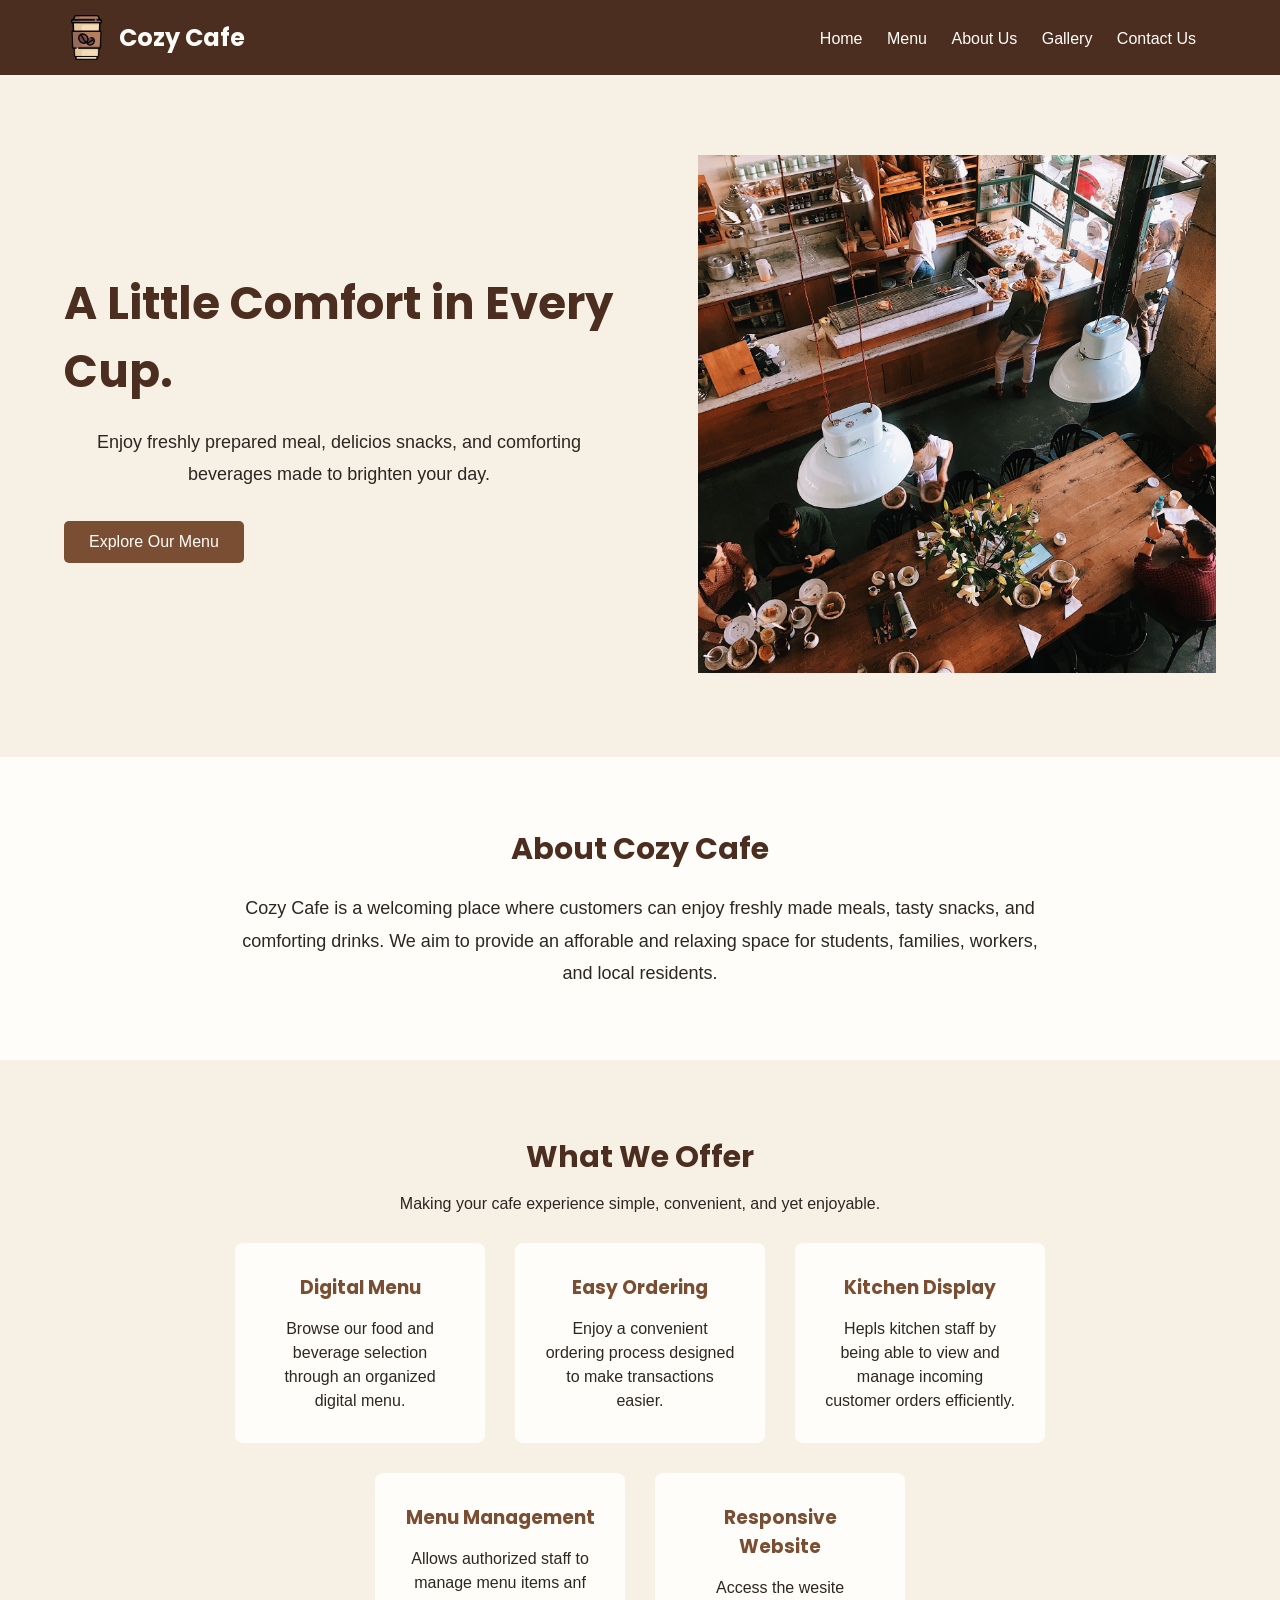
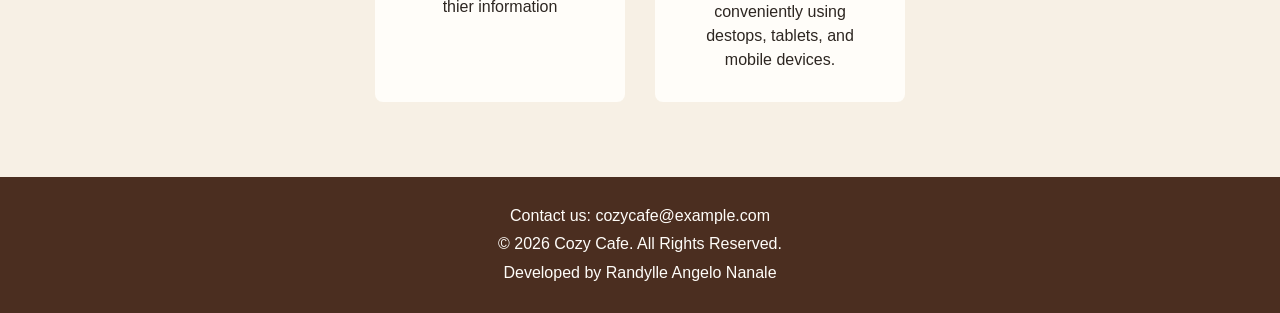
<file: index.html>
<!DOCTYPE html>
<html lang="en">
<head>
    <meta charset="UTF-8">
    <meta name="viewpoint" comtent="width=device-width, initial-scale=1.0">
    <title>Cozy Cafe</title>

    <link rel="stylesheet" href="css/style.css">
    <link rel="preconnect" href="https://fonts.googleapis.com">
    <link rel="preconnect" href="https://fonts.gstatic.com" crossorigin>
    <link href="https://fonts.googleapis.com/css2?family=Poppins:wgh@400;500;600;700&display=swap" rel="stylesheet">
</head>
<body>
    <header>
        <div class="myweblogo">
            <img src="images/coffee.png" alt="Cozy Cafe Logo">
            <h2>Cozy Cafe</h2>
        </div>

        <nav>
            <ul>
                <li><a href="index.html">Home</a></li>
                <li><a href="menu.html">Menu</a></li>
                <li><a href="about_us.html">About Us</a></li>
                <li><a href="gallery.html">Gallery</a></li>
                <li><a href="contact_us.html">Contact Us</a></li>
            </ul>
        </nav>
    </header>
    <main>
        <section class="hero">
            <div class="hero-content">
                <h1>A Little Comfort in Every Cup.</h1>
                <p>Enjoy freshly prepared meal, delicios snacks, and comforting beverages made to brighten your day.</p>
                <a href="#" class="hero-btn">Explore Our Menu</a>
            </div>
            <div class="hero-image">
                <img src="images/cafe.jpg" alt="A cozy cafe with coffee and food.">
            </div>
        </section>
        <section class="aboutus">
            <h2>About Cozy Cafe</h2>
            <p>Cozy Cafe is a welcoming place where customers can enjoy freshly made meals, tasty snacks, and comforting drinks. We aim to provide an afforable and relaxing  space for students, families, workers, and local residents.</p>
        </section>
        <section class="features">
            <h2>What We Offer</h2>
            <p class="features-intro">Making your cafe experience simple, convenient, and yet enjoyable.</p>
            <div class="features-container">
                <div class="features-card">
                    <h3>Digital Menu</h3>
                    <p>Browse our food and beverage selection through an organized digital menu.</p>
                </div>
                <div class="features-card">
                    <h3>Easy Ordering</h3>
                    <p>Enjoy a convenient ordering process designed to make transactions easier.</p>
                </div>
                <div class="features-card">
                    <h3>Kitchen Display</h3>
                    <p>Hepls kitchen staff by being able to view and manage incoming customer orders efficiently.</p>
                </div>
                <div class="features-card">
                    <h3>Menu Management</h3>
                    <p>Allows authorized staff to manage menu items anf thier information</p>
                </div>
                <div class="features-card">
                    <h3>Responsive Website</h3>
                    <p>Access the wesite conveniently using destops, tablets, and mobile devices.</p>
                </div>
            </div>
        </section>
    </main>
    <footer>
        <p>Contact us: cozycafe@example.com</p>
        <p>&copy; 2026 Cozy Cafe. All Rights Reserved.</p>
        <p>Developed by Randylle Angelo Nanale</p>
    </footer>
</body>
</html>
</file>
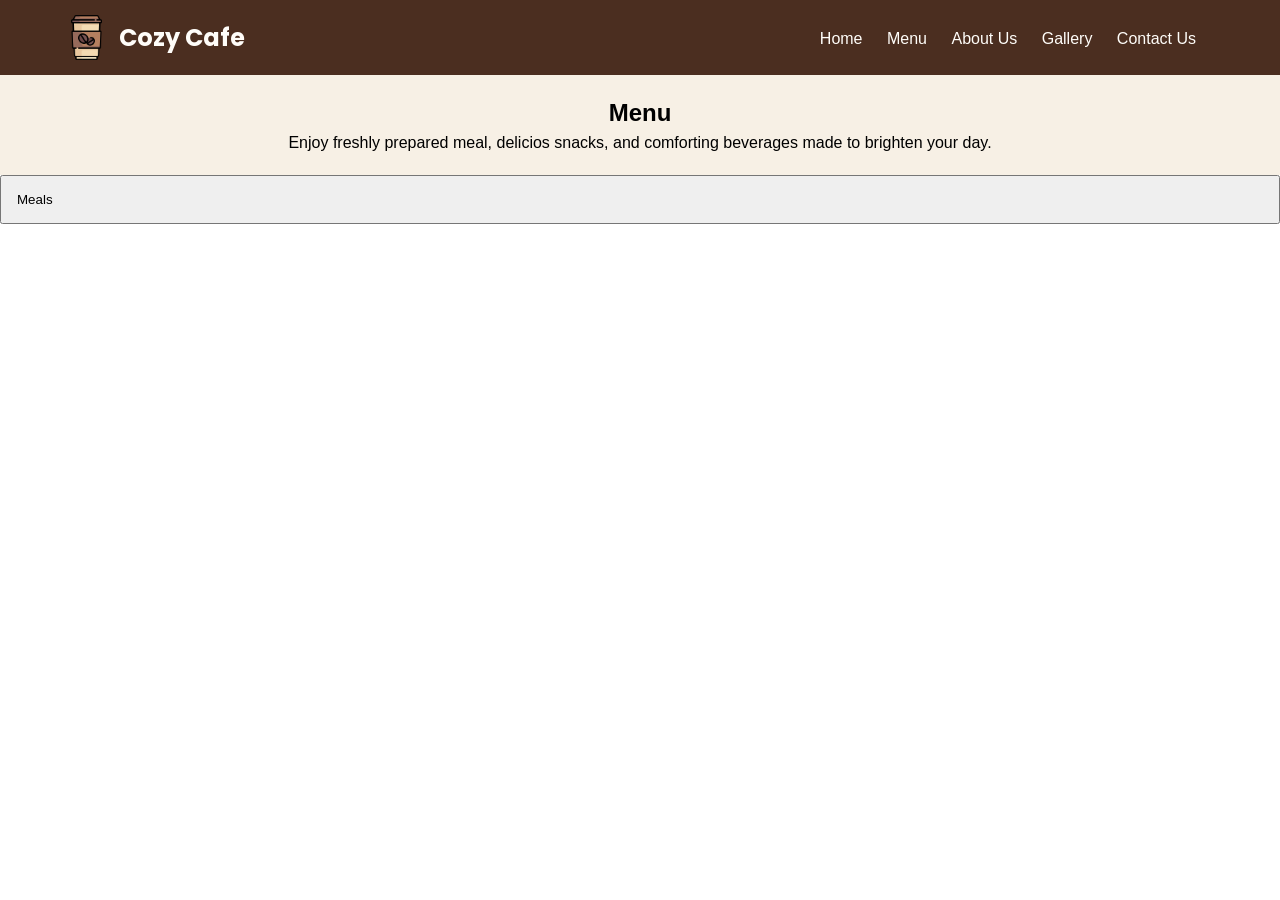
<file: menu.html>
<!DOCTYPE html>
<html lang="en">
<head>
    <meta charset="UTF-8">
    <meta name="viewpoint" comtent="width=device-width, initial-scale=1.0">
    <title>Cozy Cafe</title>

    <link rel="stylesheet" href="css/style.css">

    <link rel="preconnect" href="https://fonts.googleapis.com">
    <link rel="preconnect" href="https://fonts.gstatic.com" crossorigin>
    <link href="https://fonts.googleapis.com/css2?family=Poppins:wgh@400;500;600;700&display=swap" rel="stylesheet">
</head>
<body>
    <header>
        <div class="myweblogo">
            <img src="images/coffee.png" alt="Cozy Cafe Logo">
            <h2>Cozy Cafe</h2>
        </div>

        <nav>
            <ul>
                <li><a href="index.html">Home</a></li>
                <li><a href="menu.html">Menu</a></li>
                <li><a href="about_us.html">About Us</a></li>
                <li><a href="gallery.html">Gallery</a></li>
                <li><a href="contact_us.html">Contact Us</a></li>
            </ul>
        </nav>
    </header>
    <main>
        <section class="menu-hero">
            <div class="menu-hero-content">
                <h1>Menu</h1>
                <p>Enjoy freshly prepared meal, delicios snacks, and comforting beverages made to brighten your day.</p>
            </div>
        </section>
        <section class="main-menu">
            <div class="menu-category">
                <button onclick="toggleMenu('meals')">Meals</button>
                <div class="submenu" id="meals">
                    <div>
                        <h3>Fried Chicken</h3>
                    </div>
                    <div>
                        <h3>Rice</h3>
                    </div>
                    <div>
                        <h3>Sweet Spaghetti</h3>
                    </div>
                </div>
            </div>
        </section>
    </main>
    <script src="javascript/script.js"></script>
</body>
</file>
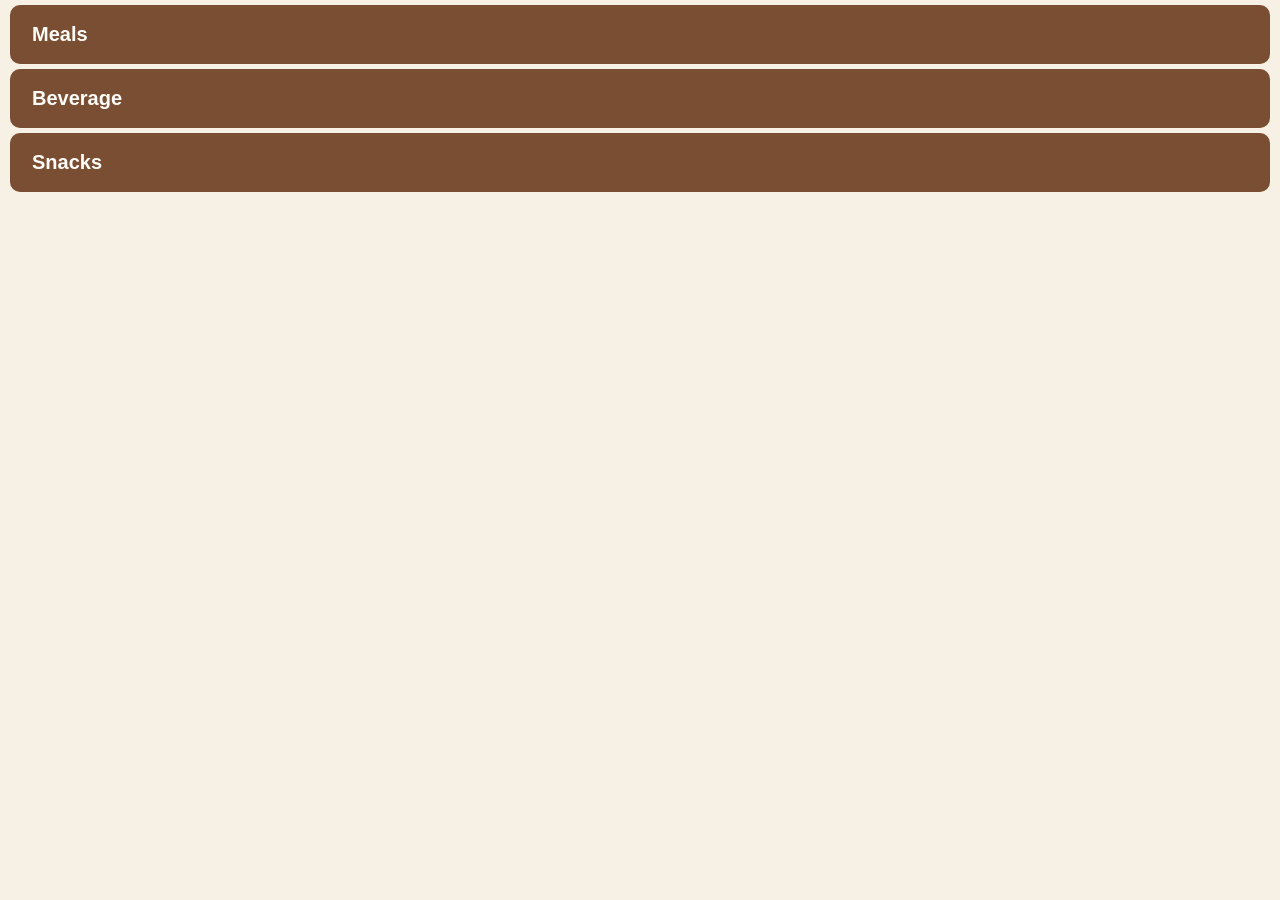
<file: practice/menu.html>
<!DOCTYPE html>
<html lang="en">
<head>
    <meta charset="UTF-8">
    <meta name="viewpoint" comtent="width=device-width, initial-scale=1.0">
    <title>Cozy Cafe Menu</title>

    <link rel="stylesheet" href="style.css">
</head>
<body>
    <main>
        <section>
            <div class="menu-category">
                <button onclick="toggleMenu('meals')">Meals</button>
                <div class="submenu" id="meals">
                    
                </div>

                <button onclick="toggleMenu('beverages')">Beverage</button>
                <div class="submenu" id="beverages">
                    
                </div>
                
                <button onclick="toggleMenu('snacks')">Snacks</button>
                <div class="submenu" id="snacks">
                  
                </div>

            </div>
        </section>
    </main>

    <script src="script.js"></script>
</body>
</html>
</file>
<file: css/style.css>
* {
    box-sizing: border-box;
    padding: 0;
    margin: 0;
}

body {
    font-family: Arial, sans-serif;
}

header {
    background-color: #4B2E20;
    color: #FFFDF9;
    padding: 15px 5%;
    display: flex;
    justify-content: space-between;
}

.myweblogo {
    display: flex;
    align-items: center;
}

.myweblogo img{
    width: 45px;
    height: 45px;
}

.myweblogo h2{
    font-family: 'Poppins', sans-serif;
    margin-left: 10px;
}

nav ul {
    list-style-type: none;
    margin: 15px 0 0 0;
    padding: 0;
}

nav li {
    display: inline;
    margin-right: 20px;
}

nav a {
    color: #FFFDF9;
    font-family: Arial, sans-serif;
    text-decoration: none;
}

nav a:hover {
    color:  #D8BFA3;
}

/* Homepage/index css */
.hero { 
    display: flex;
    align-items: center;
    justify-content: space-between;
    padding: 80px 5%;
    max-width: 100%;
    background-color: #F7F0E5;
}

.hero-content {
    max-width: 550px;
}

.hero-content h1 {
    font-family: 'Poppins', sans-serif;
    font-size: 45px;
    color: #4B2E20;
    margin-bottom: 20px;
}

.hero-content p {
    font-family: Arial, sans-serif;
    font-size: 18px;
    color: #2D2621;
    margin-bottom: 30px;
    line-height: 1.8;
}

.hero-btn {
    display: inline-block;
    padding: 12px 25px;
    background-color: #7A4E32;
    color: #FFFDF9;
    text-decoration: none;
    border-radius: 5px;
}

.hero-btn:hover {
    background-color: #4B2E20;
} 

.hero-image {
    width: 45%;
}

.hero-image img {
    width: 100%;
    height: auto;
}

.aboutus {
    text-align: center;
    background-color: #FFFDF9;
    padding: 70px 8%;
}

.aboutus h2 {
    font-family: 'Poppins', sans-serif;
    font-size: 30px;
    color: #4B2E20;
    margin-bottom: 20px;
}

.aboutus p {
    font-family: Arial, sans-serif;
    font-size: 18px;
    color: #2D2621;
    max-width: 800px;
    margin: auto;
    line-height: 1.8;
}

.features {
    background-color: #F7F0E5;
    padding: 75px 8%;
    text-align: center;
}

.features h2 {
    font-family: 'Poppins', sans-serif;
    font-size: 30px;
    color: #4B2E20;
    margin-bottom: 15px;
}

.features-intro {
    font-family: Arial, sans-serif;
    color: #2D2621;
    margin-bottom: 30px;
}

.features-container {
    display: flex;
    justify-content: center;
    flex-wrap: wrap;
    gap: 30px;
}

.features-card {
    background-color: #FFFDF9;
    padding: 30px;
    border-radius: 8px;
    width: 250px;
}

.features-card h3 {
    font-family: 'Poppins', sans-serif;
    color: #7A4E32;
    margin-bottom: 15px;
}

.features-card p {
    font-family: Arial, sans-serif;
    color: #2D2621;
    line-height: 1.5;
}

footer {
    background-color: #4B2E20;
    color: #FFFDF9;
    padding: 25px 5%;
    text-align: center;
    font-family: Arial, sans-serif;
    line-height: 1.8;
}

@media (max-width: 600px) {
    .hero {
        flex-direction: column;
        text-align: center;
    }

    .hero-content {
        max-width: 100%;
    }

    .hero-image {
        width: 100%;
        margin-top: 5%;
    }

    header {
        flex-direction: column;
        gap: 20px;
    }
}

/* This is a single-line comment */

.menu-hero {
    background-color: #F7F0E5;
}

.menu-hero-content {
    max-width: 550px;
    align-items: center;
    padding: 20px 5%;
    max-width: 100%;
    line-height: 1.5;
}

.menu-hero-content h1, p {
    text-align: center;
}

.submenu {
    display: none;
    padding: 10px 20px;
}

.submenu.active {
    display: flex;
    flex-direction: column;
    gap: 10px;
}

.menu-category button {
    display: block;
    width: 100%;
    padding: 15px;
    text-align: left;
    cursor: pointer;
}
</file>
<file: practice/style.css>
* {
    box-sizing: border-box;
    padding: 0;
    margin: 0;
}

body {
    font-family: Arial, sans-serif;
    background-color: #F7F0E5;
    color: #2D2621;
}

.main {
    min-height: 800px;
    padding: 50px 8%;
}

.section {
    max-width: 1100px;
    margin: 0 auto;
} 

.submenu {
    display: none;
    padding: 10px 20px;
    background-color: #FFFDF9;
}

.submenu.active {
    display: grid;
    grid-template-columns: repeat(2,1fr);
    gap: 10px;
}

.menu-category {
    width: 100%;
    padding: 0 10px;
}

.menu-category button {
    display: block;
    border: none;
    width: 100%;
    padding: 18px 22px;
    margin-top: 5px;
    text-align: left;
    cursor: pointer;
    background-color: #7A4E32;
    color: #FFFDF9;
    font-size: 20px;
    font-weight: 600;
    border-radius: 10px;
}

.menu-category button:hover {
    background-color: #4B2E20;
}

.menu-item {
    display: flex;
    flex-direction: row;
    background-color: #F7F0E5;
    padding: 15px;
    gap: 15px;
    border-radius: 10px;
    min-height: 180px;
}

.menu-item img {
    width: 150px;
    aspect-ratio: 1/1;
    object-fit: cover;
    border-radius: 8px;
    flex-shrink: 0;
}

.item-content {
    display: flex;
    flex-direction: column;
}

.item-name {
    font-size: 20px;
    color: #4A3022;
    margin-bottom: 8px;
}

.item-details {
    font-size: 14px;
    color: #777;
    line-height: 1.5;
}

.item-price {
    font-weight: bold;
    color: #8B5E3C;
    margin-top: auto;
}

@media (max-width: 600px)  {
    .submenu.active {
        grid-template-columns: repeat(1,1fr);
    }
}
</file>
